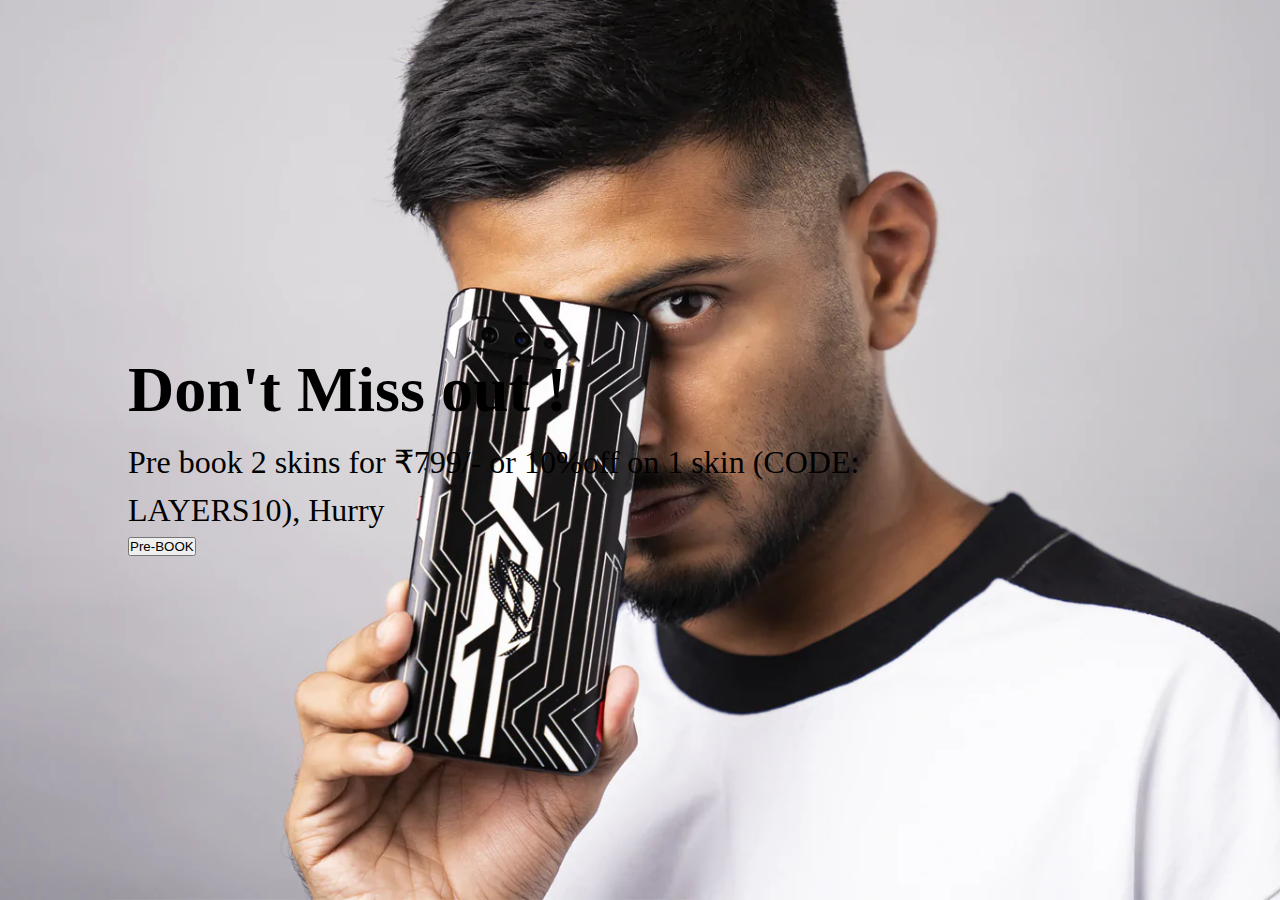
<file: test.html>
<!DOCTYPE html>
<html lang="en">

<head>
    <meta charset="UTF-8">
    <meta http-equiv="X-UA-Compatible" content="IE=edge">
    <meta name="viewport" content="width=device-width, initial-scale=1.0">
    <title>test </title>
    <link rel="stylesheet" href="test.css">
</head>

<body>

   <div class="main">
    <div class="text slide-3">
        <h1>Don't Miss out !</h1>
        <p class="">Pre book 2 skins for ₹799/- or 10%off on 1 skin (CODE: <br> LAYERS10), Hurry </p>
        <button class="btn-primary">Pre-BOOK</button>
    </div>
   </div>
</body>

</html>
</file>
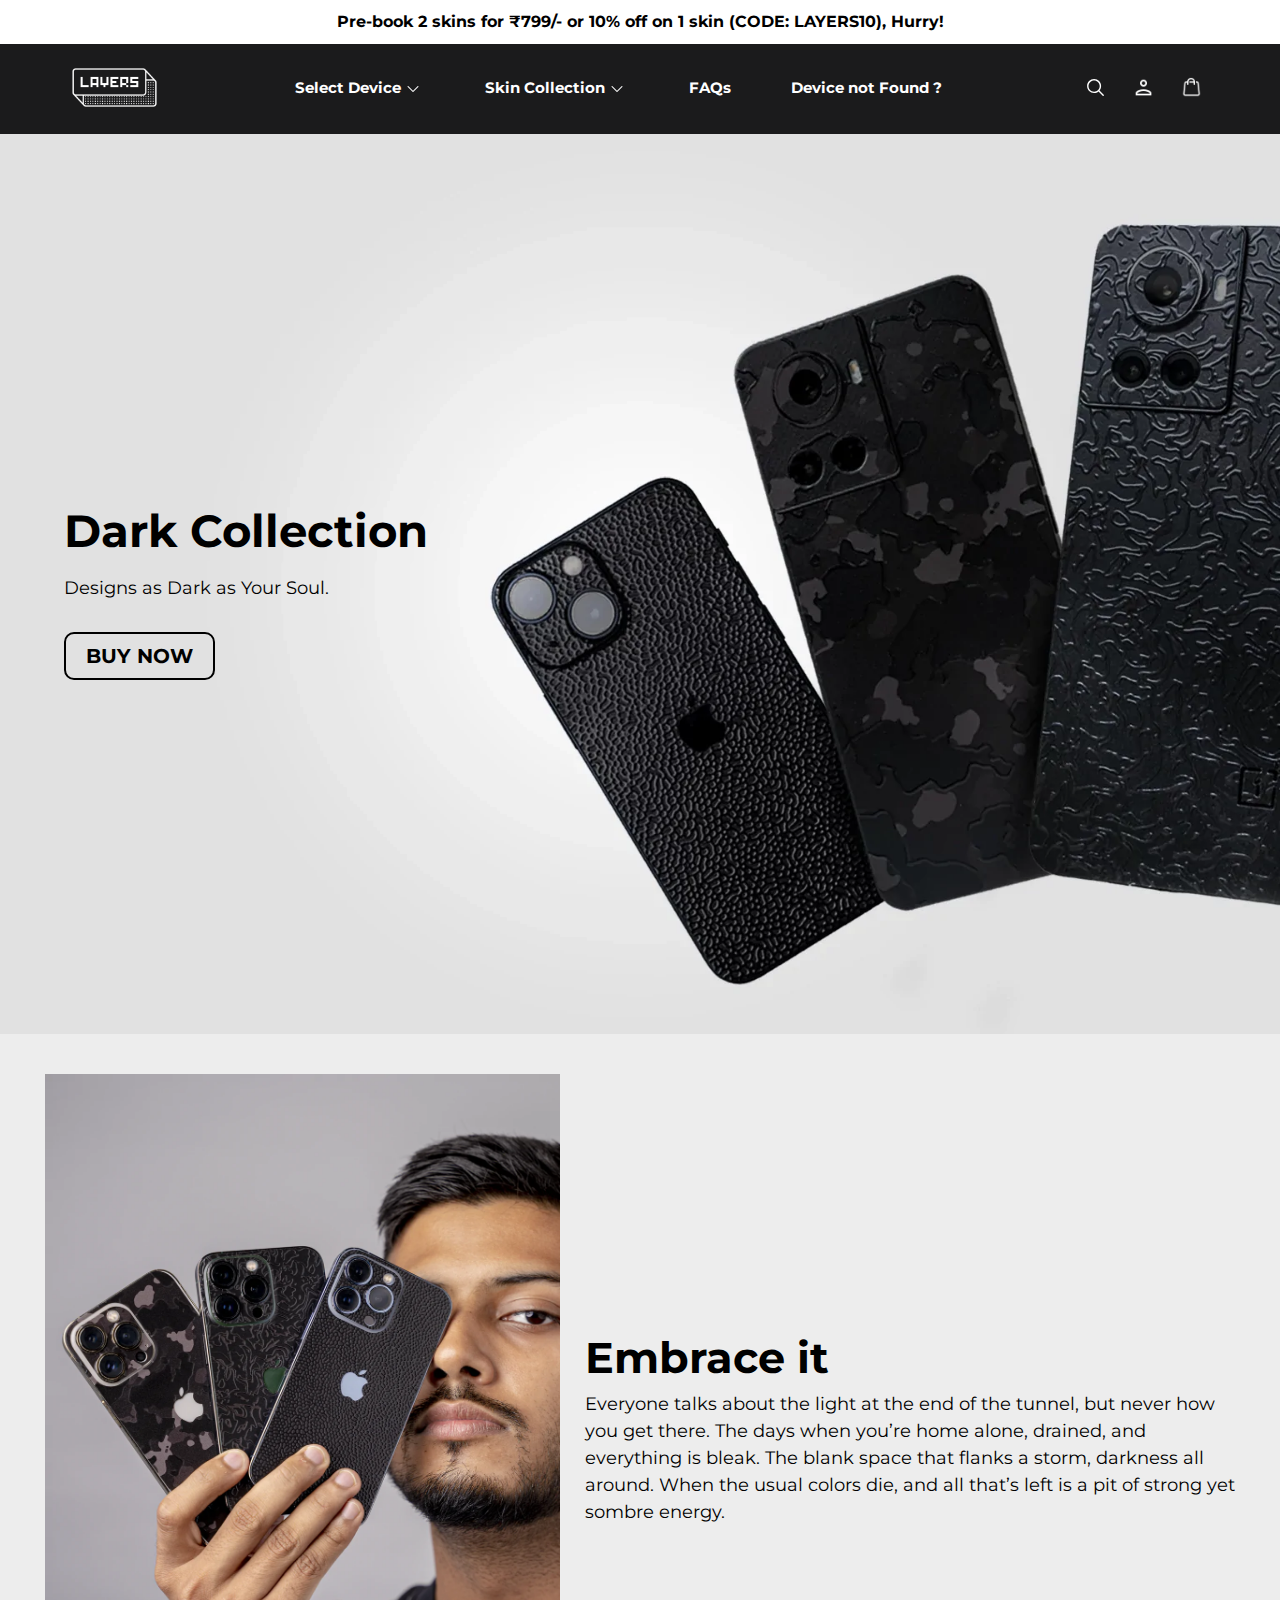
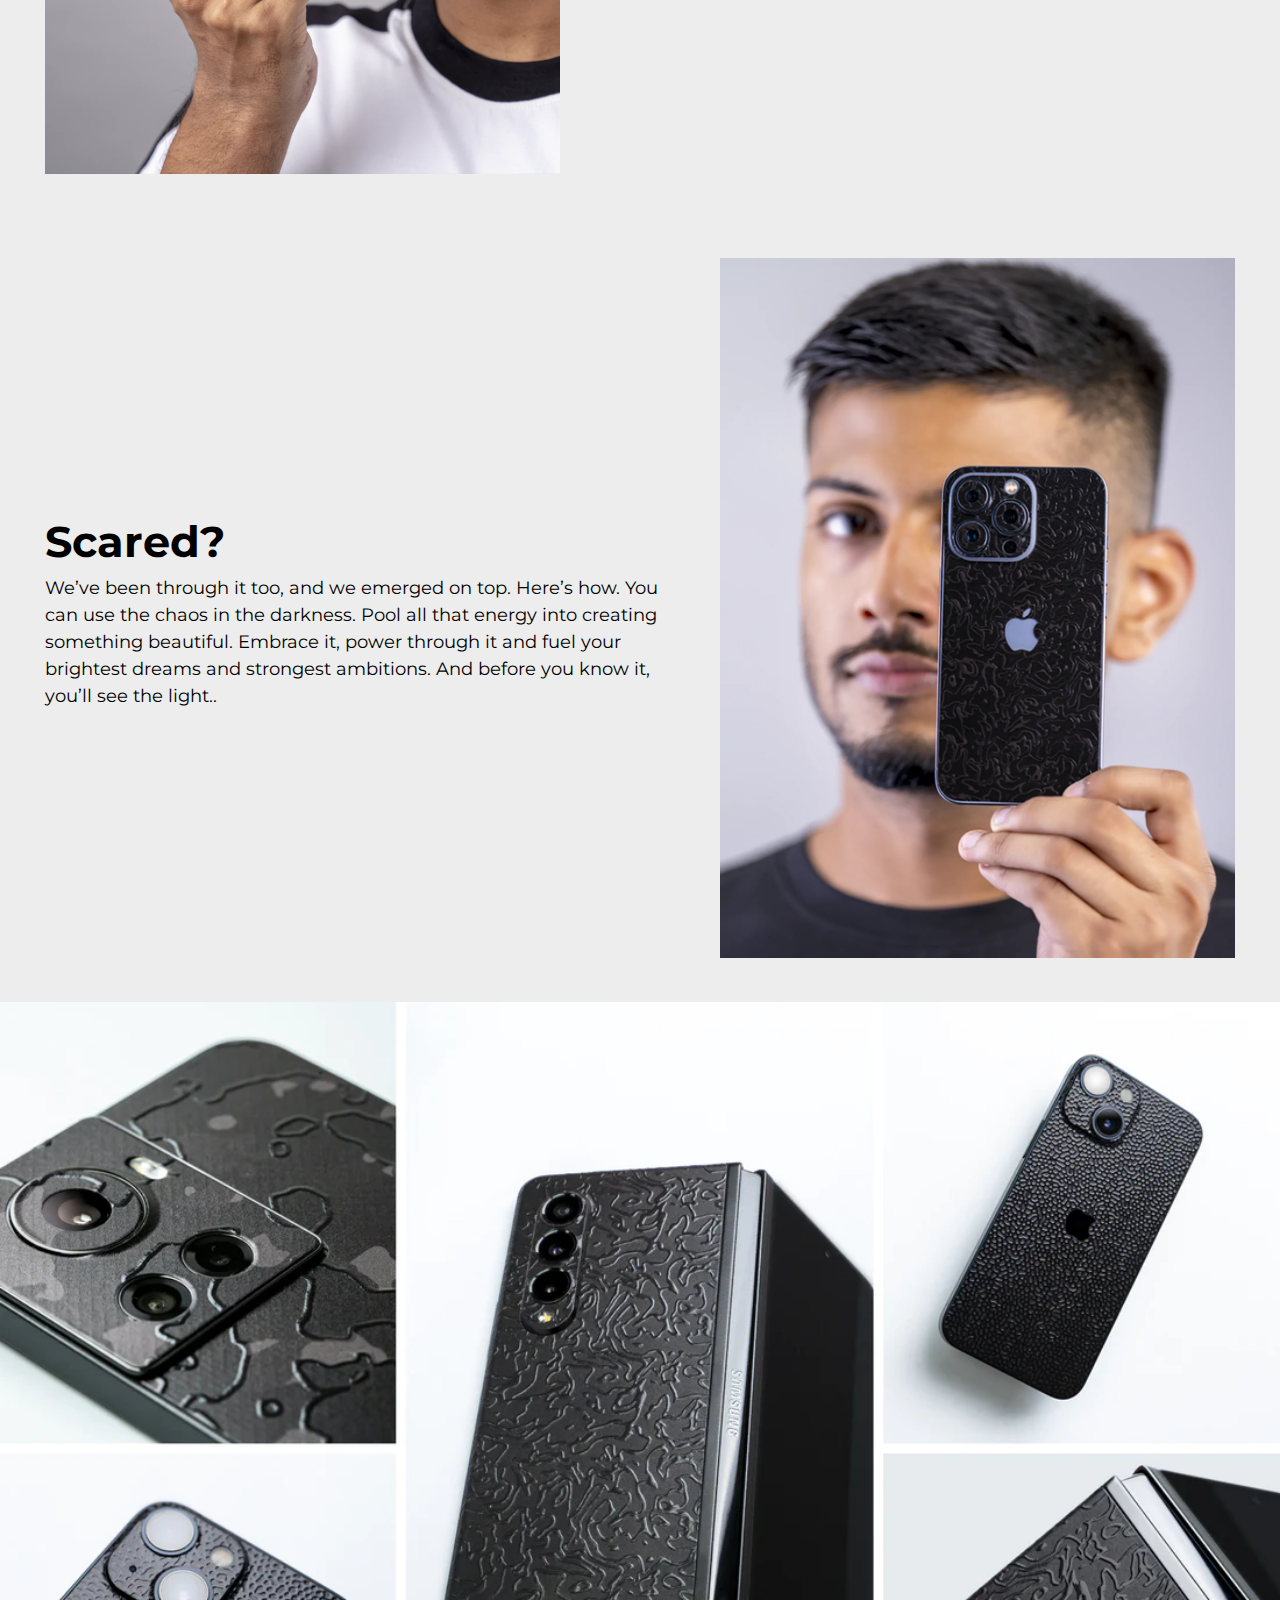
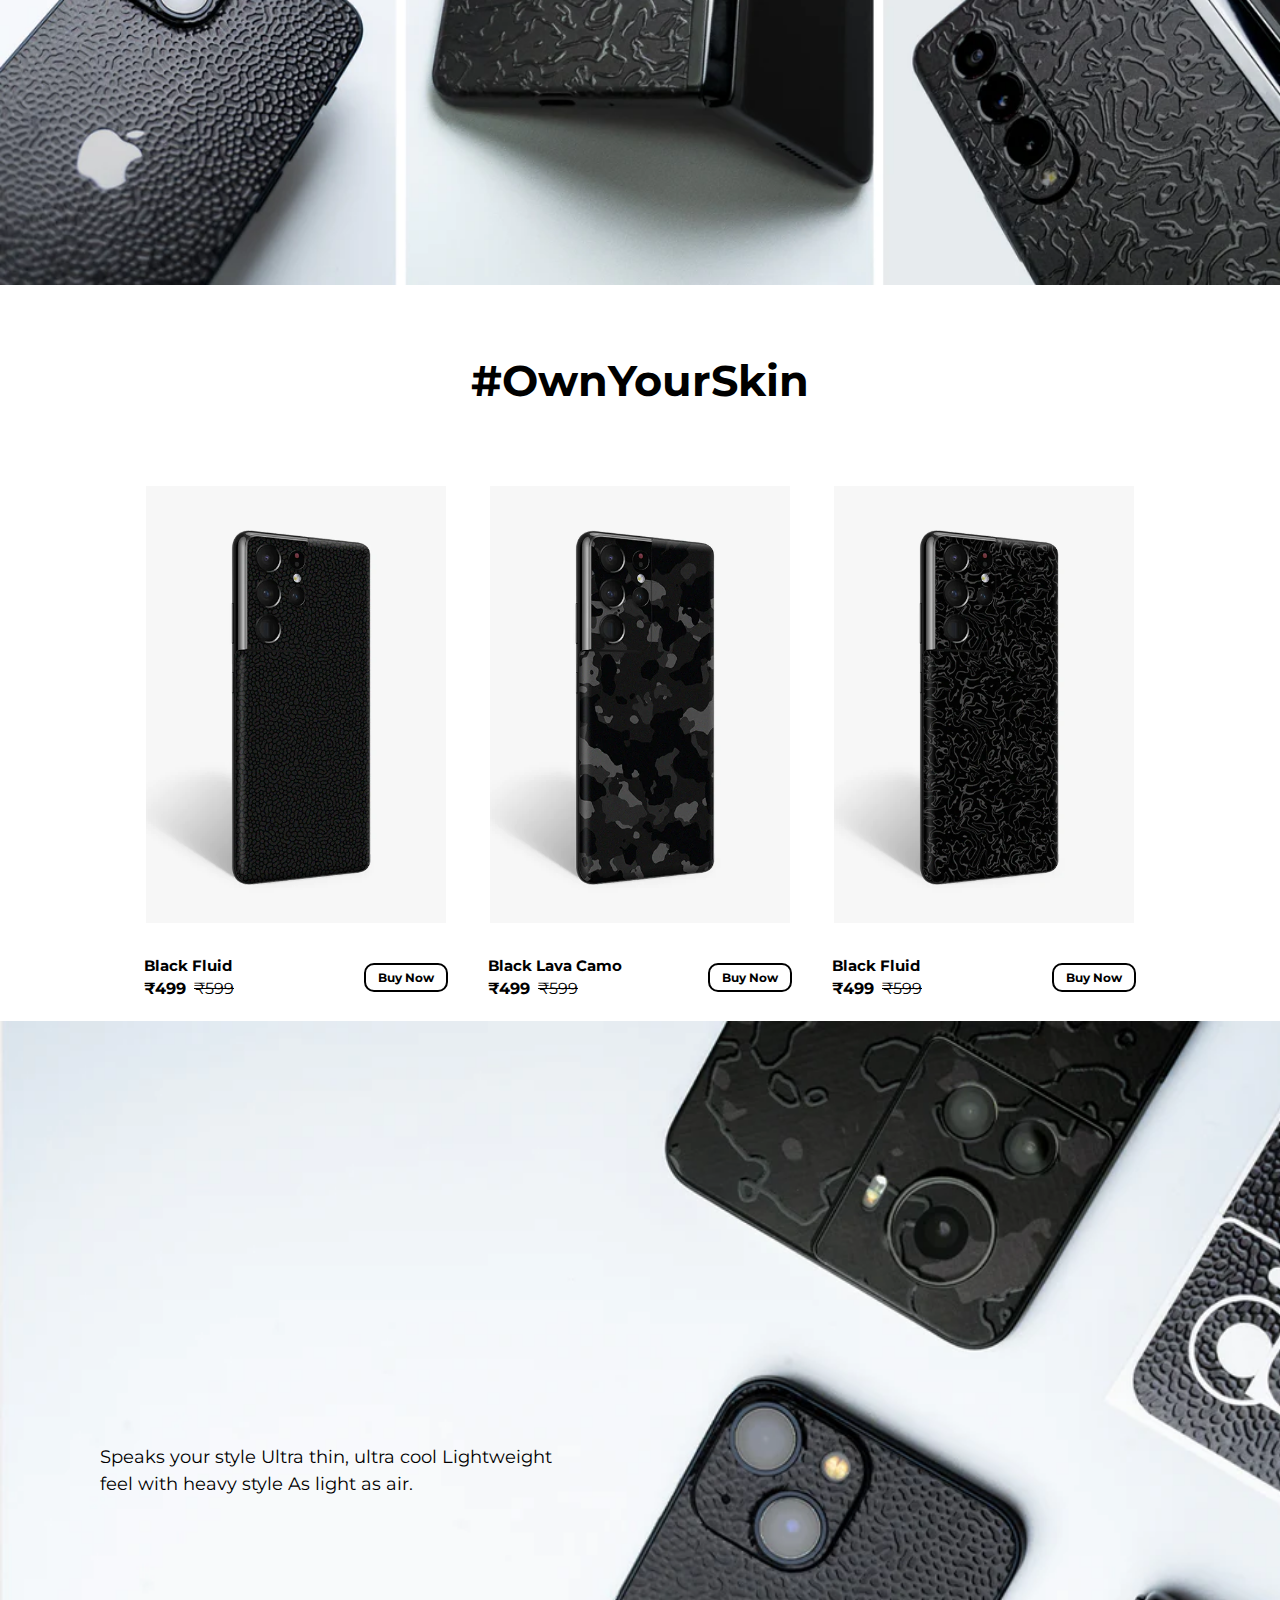
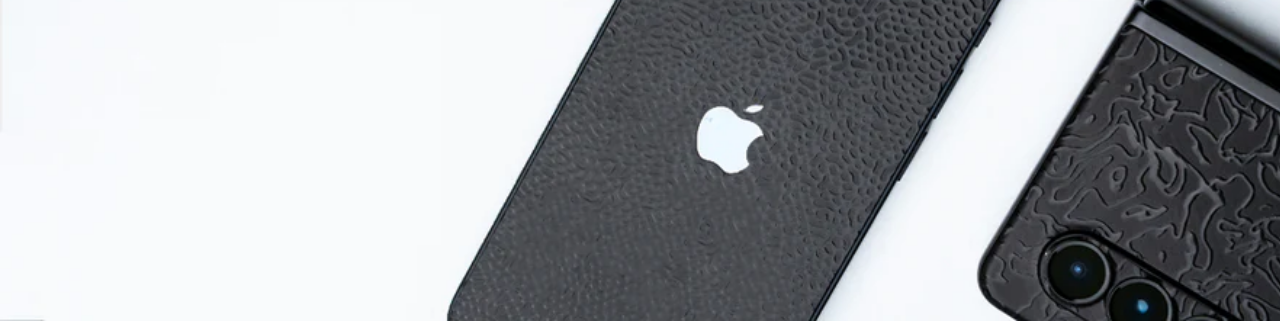
<file: collections/dark.html>
<!DOCTYPE html>
<html lang="en">

<head>
    <meta charset="UTF-8">
    <meta http-equiv="X-UA-Compatible" content="IE=edge">
    <meta name="viewport" content="width=device-width, initial-scale=1.0">
    <title>Layers Shop</title>
    <!-- css -->
    <link rel="stylesheet" href="/index.css">
    <!-- fonts  -->
    <link rel="preconnect" href="https://fonts.googleapis.com">
    <link rel="preconnect" href="https://fonts.gstatic.com" crossorigin>
    <link href="https://fonts.googleapis.com/css2?family=Montserrat:wght@700&display=swap" rel="stylesheet">

    <link rel="preconnect" href="https://fonts.googleapis.com">
    <link rel="preconnect" href="https://fonts.gstatic.com" crossorigin>
    <link href="https://fonts.googleapis.com/css2?family=Open+Sans:wght@500&display=swap" rel="stylesheet">
    <link rel="preconnect" href="https://fonts.googleapis.com">
    <link rel="preconnect" href="https://fonts.gstatic.com" crossorigin>
    <link href="https://fonts.googleapis.com/css2?family=Montserrat:ital,wght@0,400;1,300&display=swap"
        rel="stylesheet">
    <!-- font-family: 'Open Sans', sans-serif; -->

    <!-- font awesome icons -->
    <link rel="stylesheet" href="https://cdnjs.cloudflare.com/ajax/libs/font-awesome/6.2.0/css/all.min.css"
        integrity="sha512-xh6O/CkQoPOWDdYTDqeRdPCVd1SpvCA9XXcUnZS2FmJNp1coAFzvtCN9BmamE+4aHK8yyUHUSCcJHgXloTyT2A=="
        crossorigin="anonymous" referrerpolicy="no-referrer" />

    <!-- swiper js  -->
    <link rel="stylesheet" href="https://cdn.jsdelivr.net/npm/swiper@8/swiper-bundle.min.css" />
</head>

<body>

    <main>
        <section class="hero">
            <div class="topmost-text">
                <p class="top-line">Pre-book 2 skins for ₹799/- or 10% off on 1 skin (CODE: LAYERS10), Hurry!</p>
            </div>
            <nav>
                <!-- hamburger menu -->

                <a href="/index.html"> <img src="/images/Logo_White.webp" alt="" class="img"></a>

                <div class="dropdown">
                    <div class="dropdown-heading">Select Device <img src="/images/icons8-chevron-24 (1).png" alt="">
                    </div>
                    <div class="dropdown-heading">Skin Collection <img src="/images/icons8-chevron-24 (1).png" alt="">
                    </div>
                    <div class="dropdown-heading">FAQs </div>
                    <div class="dropdown-heading">Device not Found ?</div>
                </div>

                <div class="icons">
                    <a href="#"><img src="/images/icons8-search.svg" alt=""></a>
                    <a href="#"><img src="/images/icons8-user-24.png" alt=""></a>
                    <a href="#"><img src="/images/icons8-shopping-bag-48.png" alt=""></a>
                </div>
            </nav>
        </section>
    </main>

<!-- =============== dark collection starts ============ -->
    <section class="dark-collection-banner ">
        <div class="text-area">
            <p class="para1">Dark Collection</p>
            <p class="para2">Designs as Dark as Your Soul. </p>
            <a href="#" class="dark-collection-btn">BUY NOW</a>
        </div>
    </section>

    <section class="dark-collection-desc">
        <div class="flex">
            <div class="left">
                <img src="/images/darkCollection/image1.webp" alt="">
            </div>
            <div class="right">
                <h4>Embrace it</h4>
                <p>Everyone talks about the light at the end of the tunnel, but never how you get there. The days when
                    you’re home alone, drained, and everything is bleak. The blank space that flanks a storm, darkness
                    all around. When the usual colors die, and all that’s left is a pit of strong yet sombre energy.</p>
            </div>
        </div>
        <div class="flex">
            <div class="right mobile-order">
                <h4>Scared?</h4>
                <p>We’ve been through it too, and we emerged on top. Here’s how. You can use the chaos in the darkness.
                    Pool all that energy into creating something beautiful. Embrace it, power through it and fuel your
                    brightest dreams and strongest ambitions. And before you know it, you’ll see the light..</p>
            </div>
            <div class="left">
                <img src="/images/darkCollection/image2.webp" alt="">
            </div>
        </div>
    </section>

    <section class="dark-collection-grid">
        <img src="/images/darkCollection/grid1.webp" alt="">
    </section>



    <section class="own-your-skin">
        <h4>#OwnYourSkin </h4>

        <div class="own-your-skin-grid">
            <div class="your-own-skin-items">
                <img src="/images/darkCollection/item1.webp" alt="">
                <div class="card-foot">
                    <div>
                        <h3>Black Fluid</h3>
                        <span>₹499</span> <span class="span2">₹599</span>
                    </div>
                    <div><a href="#" class="own-your-skin-button"> Buy Now</a></div>
                </div>
            </div>

            <div class="your-own-skin-items">
                <img src="/images/darkCollection/item2.webp" alt="">
                <div class="card-foot">
                    <div>
                        <h3>Black Lava Camo</h3>
                        <span>₹499</span> <span class="span2">₹599</span>
                    </div>
                    <div><a href="#" class="own-your-skin-button"> Buy Now</a></div>
                </div>
            </div>

            <div class="your-own-skin-items">
                <img src="/images/darkCollection/item3.webp" alt="">
                <div class="card-foot">
                    <div>
                        <h3>Black Fluid</h3>
                        <span>₹499</span> <span class="span2">₹599</span>
                    </div>
                    <div><a href="#" class="own-your-skin-button"> Buy Now</a></div>
                </div>
            </div>
        </div>
    </section>

    <section class="footer-own-your-skin footer">
        <p>Speaks your style Ultra thin, ultra cool Lightweight <br> feel with heavy style As light as air.</p>
    </section>


</body>

</html>
</file>
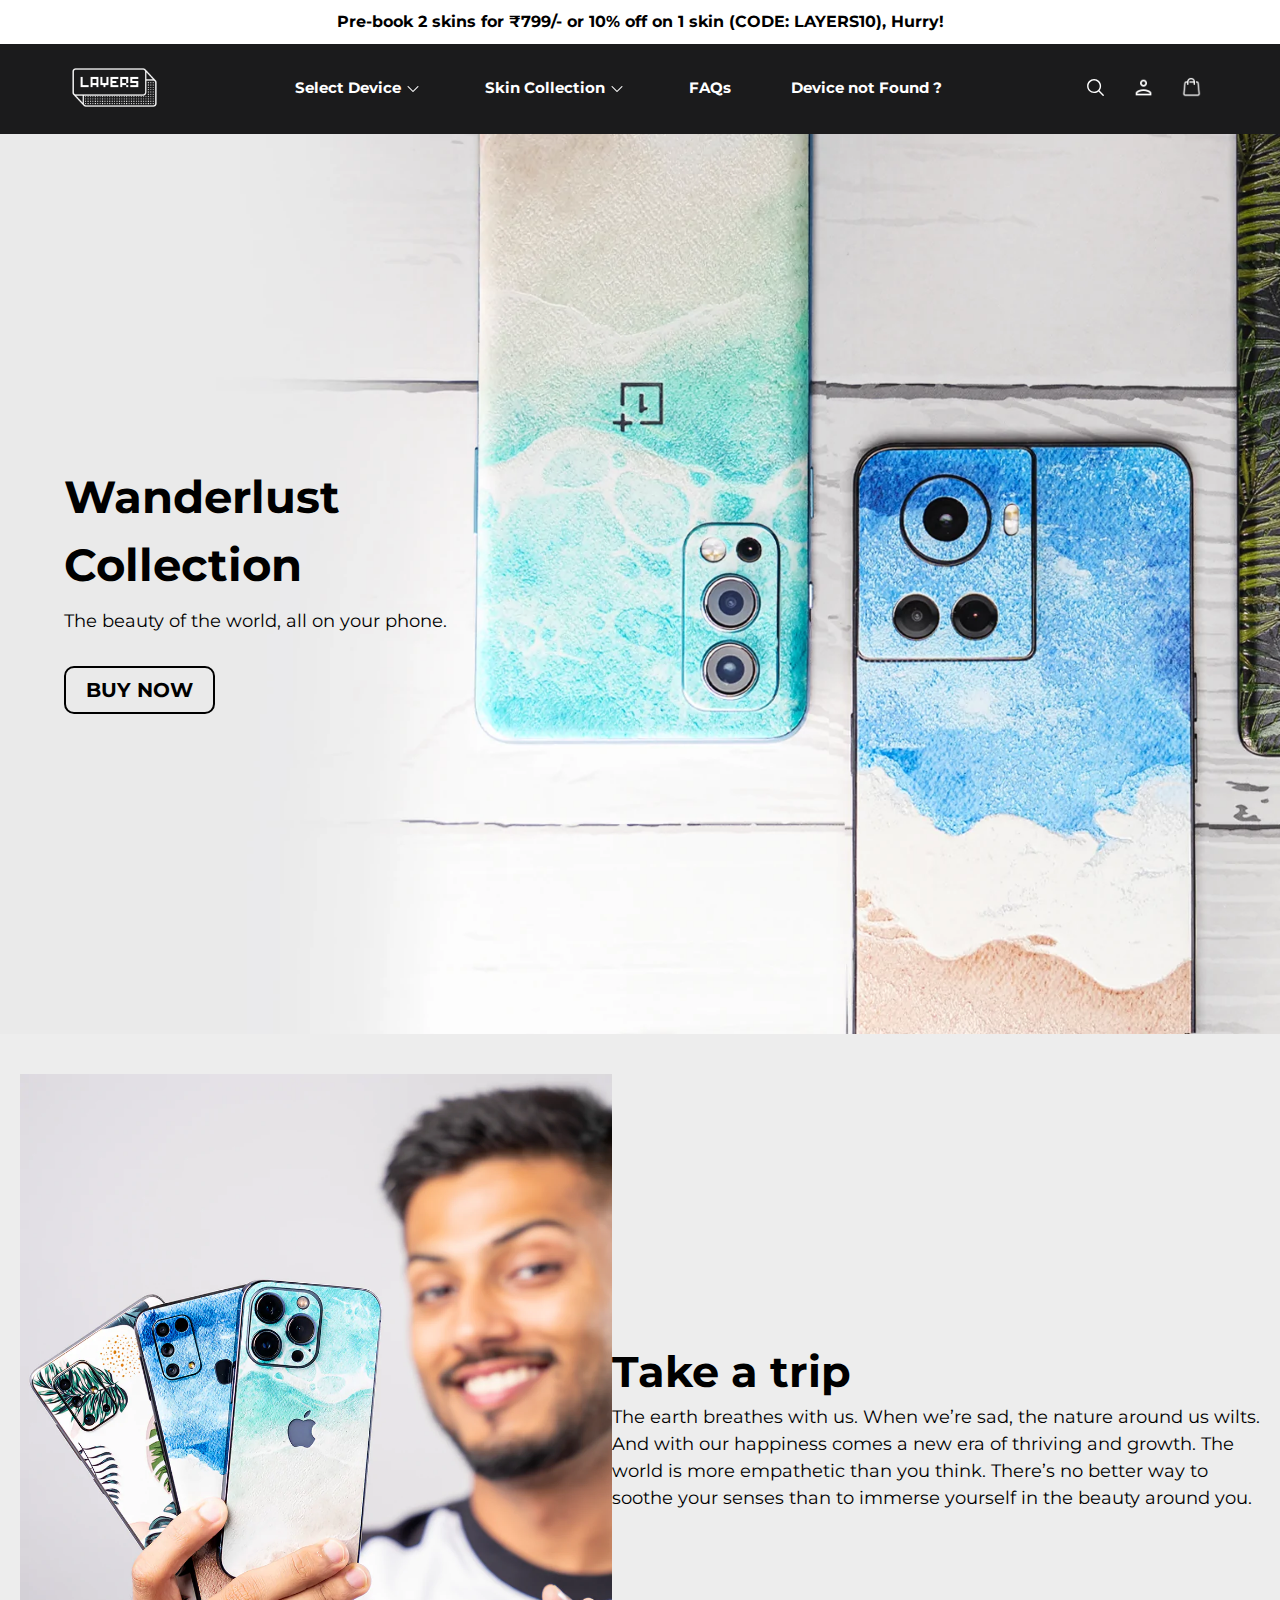
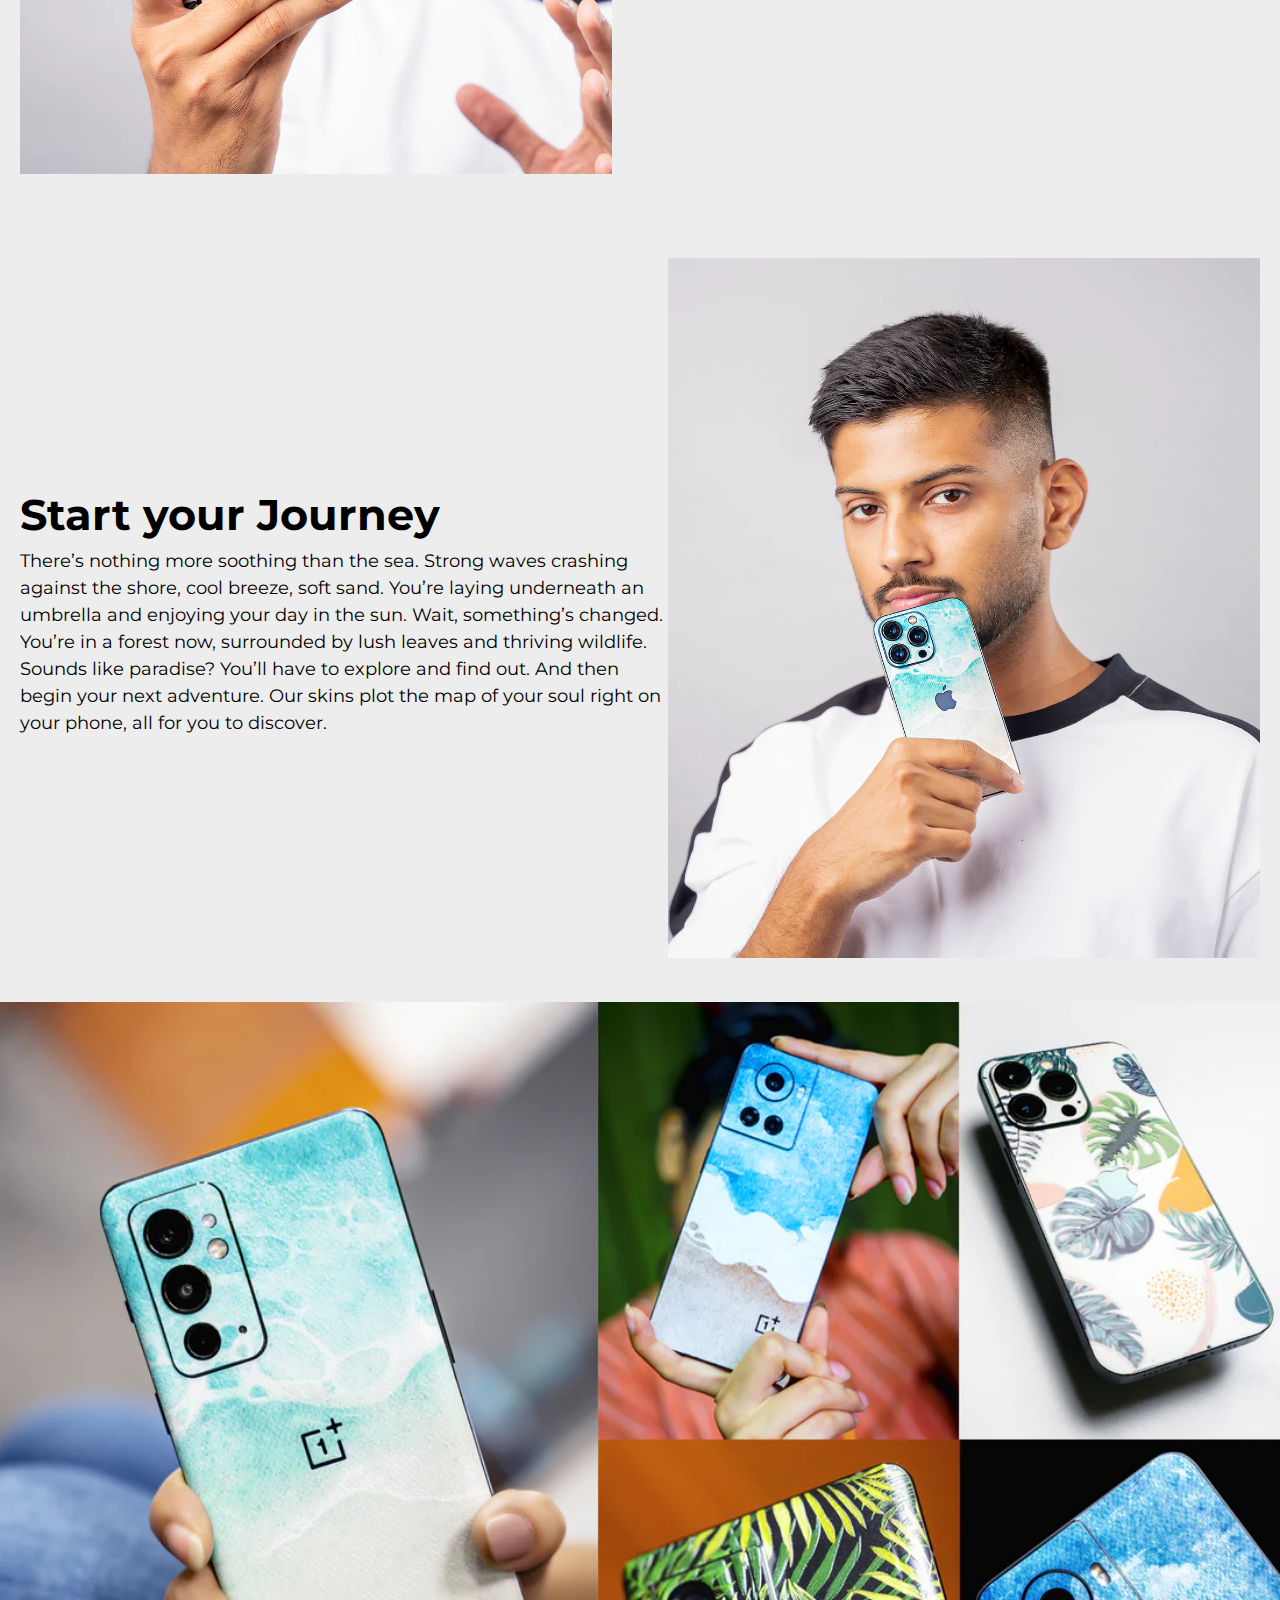
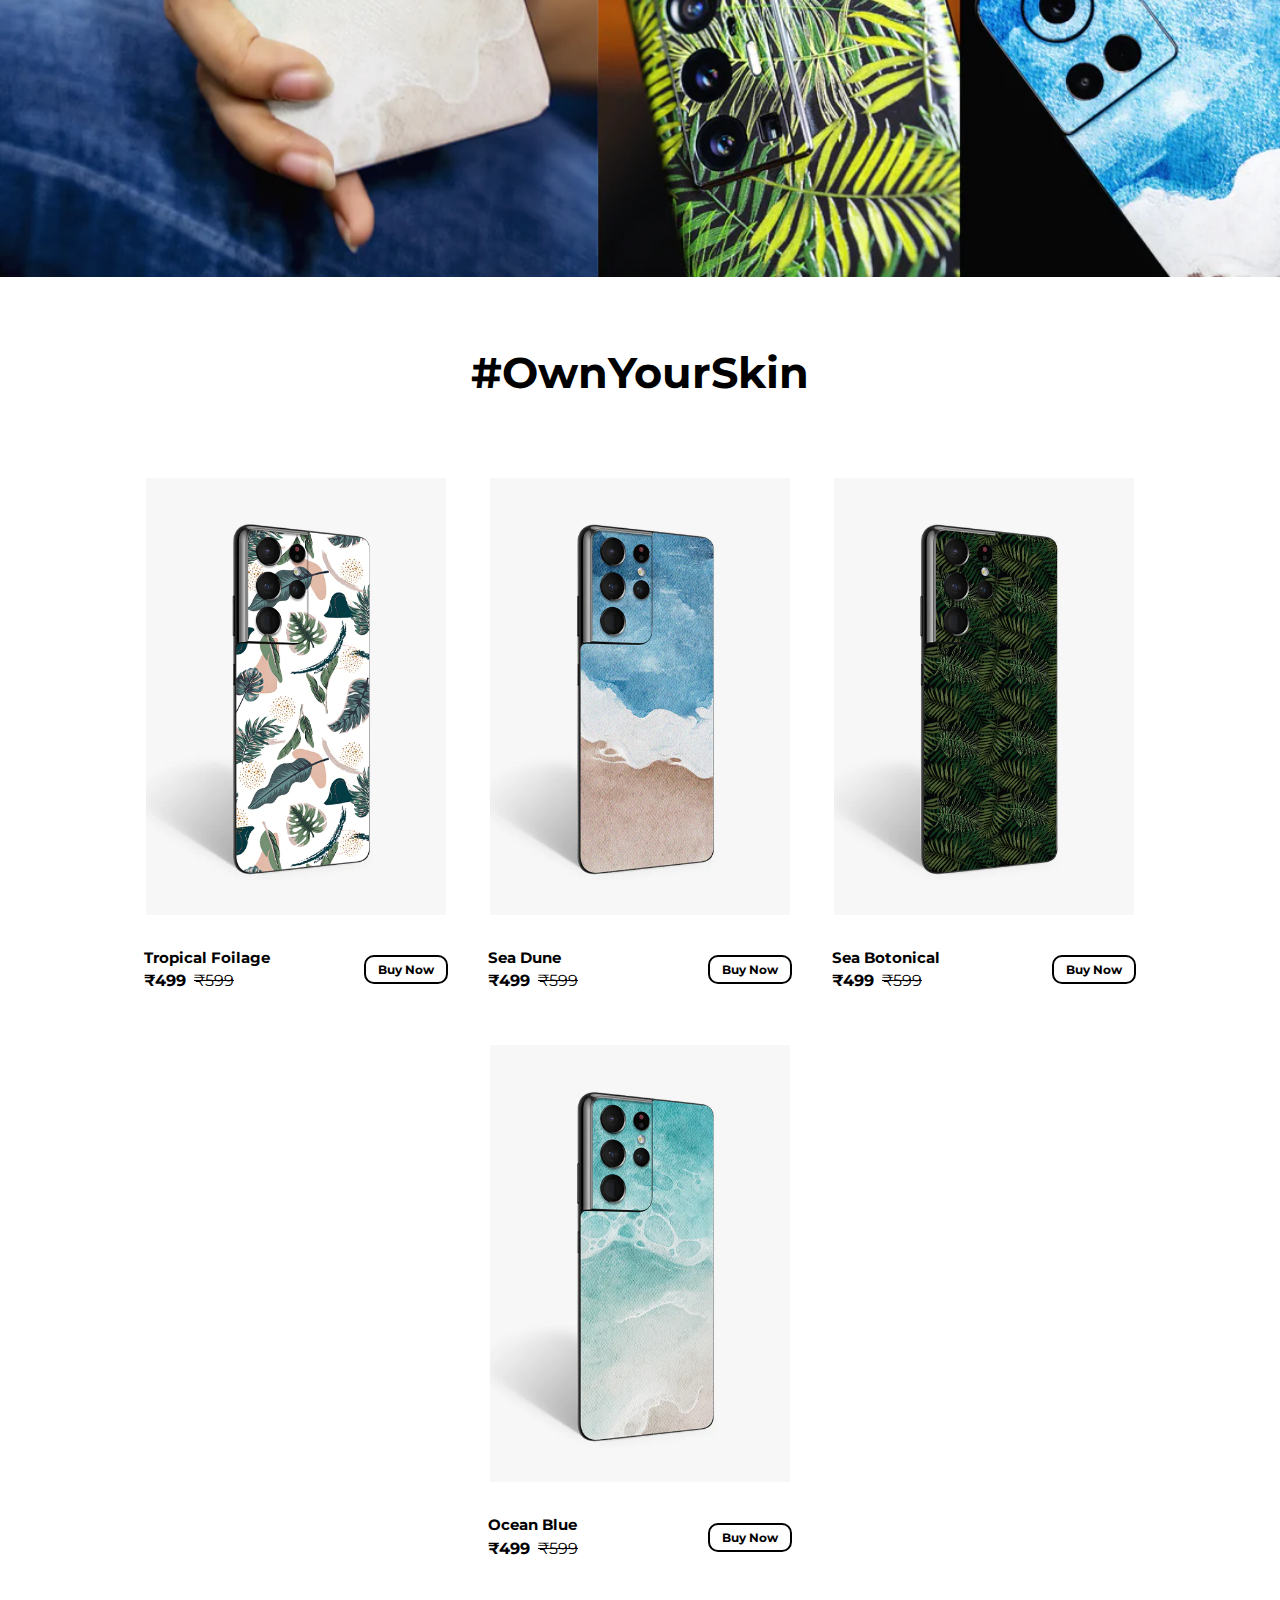
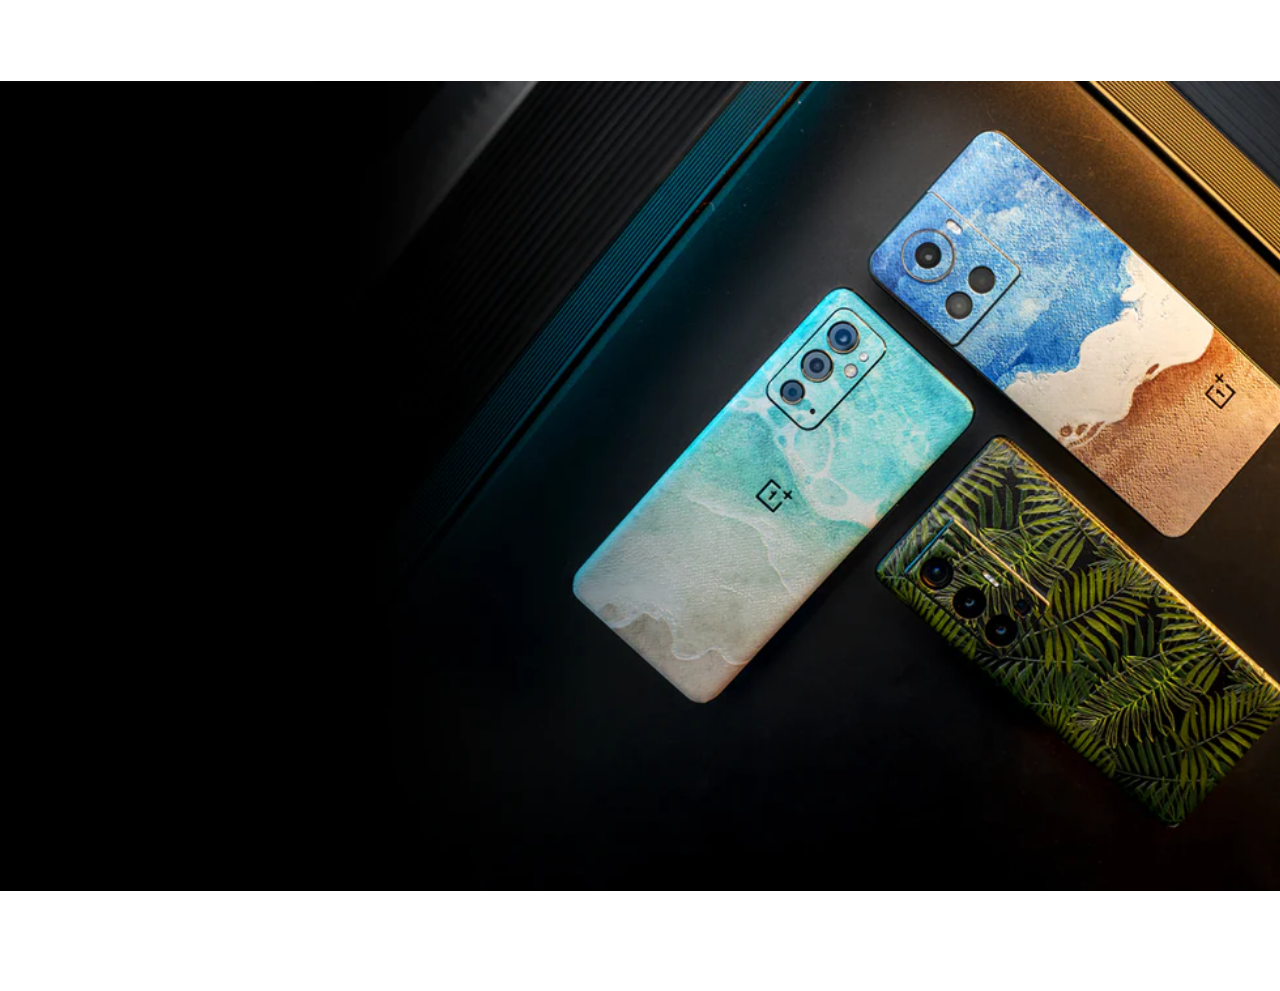
<file: collections/wanderlust.html>
<!DOCTYPE html>
<html lang="en">

<head>
    <meta charset="UTF-8">
    <meta http-equiv="X-UA-Compatible" content="IE=edge">
    <meta name="viewport" content="width=device-width, initial-scale=1.0">
    <title>Wanderlust collection</title>
    <!-- css -->
    <link rel="stylesheet" href="/index.css">
    <!-- fonts  -->
    <link rel="preconnect" href="https://fonts.googleapis.com">
    <link rel="preconnect" href="https://fonts.gstatic.com" crossorigin>
    <link href="https://fonts.googleapis.com/css2?family=Montserrat:wght@700&display=swap" rel="stylesheet">

    <link rel="preconnect" href="https://fonts.googleapis.com">
    <link rel="preconnect" href="https://fonts.gstatic.com" crossorigin>
    <link href="https://fonts.googleapis.com/css2?family=Open+Sans:wght@500&display=swap" rel="stylesheet">
    <link rel="preconnect" href="https://fonts.googleapis.com">
    <link rel="preconnect" href="https://fonts.gstatic.com" crossorigin>
    <link href="https://fonts.googleapis.com/css2?family=Montserrat:ital,wght@0,400;1,300&display=swap"
        rel="stylesheet">
    <!-- font-family: 'Open Sans', sans-serif; -->

    <!-- font awesome icons -->
    <link rel="stylesheet" href="https://cdnjs.cloudflare.com/ajax/libs/font-awesome/6.2.0/css/all.min.css"
        integrity="sha512-xh6O/CkQoPOWDdYTDqeRdPCVd1SpvCA9XXcUnZS2FmJNp1coAFzvtCN9BmamE+4aHK8yyUHUSCcJHgXloTyT2A=="
        crossorigin="anonymous" referrerpolicy="no-referrer" />
</head>

<body>


    <div class="topmost-text">
        <p class="top-line">Pre-book 2 skins for ₹799/- or 10% off on 1 skin (CODE: LAYERS10), Hurry!</p>
    </div>
    <nav>
        <!-- hamburger menu -->

        <a href="/index.html"> <img src="/images/Logo_White.webp" alt="" class="img"></a>

        <div class="dropdown">
            <div class="dropdown-heading">Select Device <img src="/images/icons8-chevron-24 (1).png" alt="">
            </div>
            <div class="dropdown-heading">Skin Collection <img src="/images/icons8-chevron-24 (1).png" alt="">
            </div>
            <div class="dropdown-heading">FAQs </div>
            <div class="dropdown-heading">Device not Found ?</div>
        </div>

        <div class="icons">
            <a href="#"><img src="/images/icons8-search.svg" alt=""></a>
            <a href="#"><img src="/images/icons8-user-24.png" alt=""></a>
            <a href="#"><img src="/images/icons8-shopping-bag-48.png" alt=""></a>
        </div>
    </nav>

    <main class="wanderlust-main">
        <div class="text-area">
            <p class="para1">Wanderlust <br> Collection</p>
            <p class="para2">The beauty of the world, all on your phone.</p>
            <a href="#">BUY NOW</a>
        </div>
    </main>

    <section class="dark-collection-desc">
        <div class="flex">
            <div class="left">
                <img src="/images/wandurlust/image1.webp" alt="">
            </div>
            <div class="right">
                <h4>Take a trip</h4>
                <p>The earth breathes with us. When we’re sad, the nature around us wilts. And with our happiness comes
                    a new era of thriving and growth. The world is more empathetic than you think. There’s no better way
                    to soothe your senses than to immerse yourself in the beauty around you.</p>
            </div>
        </div>
        <div class="flex">
            <div class="right mobile-order">
                <h4>Start your Journey</h4>
                <p>There’s nothing more soothing than the sea. Strong waves crashing against the shore, cool breeze,
                    soft sand. You’re laying underneath an umbrella and enjoying your day in the sun. Wait, something’s
                    changed. You’re in a forest now, surrounded by lush leaves and thriving wildlife. Sounds like
                    paradise? You’ll have to explore and find out. And then begin your next adventure. Our skins plot
                    the map of your soul right on your phone, all for you to discover.</p>
            </div>
            <div class="left">
                <img src="/images/wandurlust/image2.webp" alt="">
            </div>
        </div>
    </section>

    <section class="dark-collection-grid wanderlust-banner-section">
        <img src="/images/wandurlust/wanderlust-grid.webp" alt="">
    </section>

    <!-- =========== own your skin ============ -->
    <section class="own-your-skin">
        <h4>#OwnYourSkin </h4>

        <div class="own-your-skin-grid">
            <div class="your-own-skin-items">
                <img src="/images/wandurlust/item1.webp" alt="">
                <div class="card-foot">
                    <div>
                        <h3>Tropical Foilage</h3>
                        <span>₹499</span> <span class="span2">₹599</span>
                    </div>
                    <div><a href="#" class="own-your-skin-button"> Buy Now</a></div>
                </div>
            </div>

            <div class="your-own-skin-items">
                <img src="/images/wandurlust/item2.webp" alt="">
                <div class="card-foot">
                    <div>
                        <h3>Sea Dune</h3>
                        <span>₹499</span> <span class="span2">₹599</span>
                    </div>
                    <div><a href="#" class="own-your-skin-button"> Buy Now</a></div>
                </div>
            </div>

            <div class="your-own-skin-items">
                <img src="/images/wandurlust/item3.webp" alt="">
                <div class="card-foot">
                    <div>
                        <h3>Sea Botonical</h3>
                        <span>₹499</span> <span class="span2">₹599</span>
                    </div>
                    <div><a href="#" class="own-your-skin-button"> Buy Now</a></div>
                </div>
            </div>

            <div class="your-own-skin-items">
                <img src="/images/wandurlust/item4.webp" alt="">
                <div class="card-foot">
                    <div>
                        <h3>Ocean Blue</h3>
                        <span>₹499</span> <span class="span2">₹599</span>
                    </div>
                    <div><a href="#" class="own-your-skin-button"> Buy Now</a></div>
                </div>
            </div>
        </div>
    </section>

    <section class="wanderlust-footer-banner footer">
        
    </section>






</body>

</html>
</file>
<file: test.css>
* {
    padding: 0;
    margin: 0;
    box-sizing: border-box;
}

.main {
    background-image: url(/images/hirooo04.webp);
    height: 100vh;
    width: 100%;
    background-color: blue;
    background-position: top 25% right 0%;
    background-size: cover;
    display: flex;
    padding: 0 8rem;
    flex-direction: column;
    align-items: flex-start;
    justify-content: center;
    /* gap: 10px; */

}

h1 {
    font-size: 4rem;
}

p {
    font-size: 2rem;
}

.slide-3 {
    line-height: 1.5;
}

button {
    width: fit-content;
}

@media screen and (max-width:500px) {
    h1{
        font-size: 2rem;
    }
    p{
        font-size: 1rem;
    }
   .main{
    height: 50vh;
    background-position: top 25% right 20%;
    /* text-align: center; */
    position: relative;
    /* aspect-ratio: 1 1; */
    
   }


   .slide-3{
    position: absolute;
    top: 100% ;
    right: 10%;
    margin: 0 1rem;
    text-align: center;

    
   }
}
</file>
<file: index.css>
*,
*::after,
*::before {
    padding: 0;
    margin: 0;
    box-sizing: border-box;
}


body {
    font-family: 'Montserrat', sans-serif;
    position: relative;
}

a {
    list-style-type: none;
    text-decoration: none;
}

html {
    font-size: 62.5%;
    line-height: 1.5;
    scroll-behavior: smooth;
    /* overflow: hidden; */
}

/*  grid styling for new-arrivals, wanderlust collections */

.gallery-images img {
    width: 25rem;
    cursor: pointer;
}

.gallery-images {
    width: 90%;
    margin: 2rem auto 1rem auto;
    display: grid;
    grid-template-columns: repeat(auto-fit, minmax(25rem, 1fr));
    gap: 0.5rem;
    justify-items: center;

}



/* ========= top section =========== */
.top-line {
    font-size: 1.6rem;
    font-weight: 700;
    text-align: center;
    margin: 1rem;
}

/*========= navbar =========  */
nav {
    background-color: rgb(27, 27, 28);
    height: 10vh;
    width: 100%;
    /* overflow: scroll; */
    display: flex;
    justify-content: space-around;
    align-items: center;

}

nav .img {
    height: 6.5rem;
    cursor: pointer;

}

.dropdown {
    display: flex;
    gap: 6rem;
}

.dropdown-heading {
    color: white;
    font-size: 1.5rem;
    font-weight: 700;
    display: flex;
    cursor: pointer;

}

.dropdown-heading:hover {
    color: #c5c6d0;
    transition: all ease-in 5ms;
}

.icons a img {
    height: 2.1rem;
    margin: 1.7rem 1.2rem;
    cursor: pointer;
}

/* ========= swiper styling ============ */

.swiper {
    width: 100%;
    height: 100vh;
    background-color: #cfc9d0;
}

.slide-1 {
    background-image: url(/images/hirooo04.webp);

}

.slide-2 {
    background-image: url(/images/hero-2.webp);

}

.slide-2 h1,
p {
    color: #000000 !important;
}

.slide-3 {
    background-image: url(/images/hero-3.webp);
}

.swiper-slide {
    background-size: cover;
    display: flex;
    align-items: center;
    padding: 7rem;
}

.text {
    display: flex;
    flex-direction: column;
    align-items: flex-start;

}

.text h1 {
    font-size: 6.75rem;
    color: #fff;
    word-wrap: break-word;

}

.text p {
    font-size: 2rem;
    font-weight: 400;
    margin-top: 0rem;
    color: #fff;

}

.btn-primary {
    color: white;
    border: .1rem solid black;
    margin-top: 2rem;
    font-size: 2rem;
    width: fit-content;
    padding: 1rem 3rem;
    box-shadow: #fff 0 3px 20px;
    background-color: #000000 !important;
    border-radius: .5rem;
    text-align: center;
    font-weight: 700;
    cursor: pointer;
}

.btn-primary:hover {
    color: #cfc9d0;
    transition: 3ms ease;
}

.swiper-pagination-bullet {
    padding: 0.1px;
}

.swiper-pagination-bullet-active {
    background-color: black !important;
    padding-inline: 10px;
}





/* ====== image gallery desgin ======= */

.gallery-section {
    width: 90%;
    min-height: 90vh;
    margin: 2rem auto;
    overflow: hidden;

}

h2 {
    color: #000000;
    font-size: 2.8rem;

}

h3 {
    font-size: 1.5rem;
    font-weight: 400;


}

span {
    font-size: 1.6rem;
    font-weight: 700;
}

.span2 {
    font-size: 1.6rem;
    font-weight: 400;
    margin-left: .5rem;
    text-decoration: line-through;

}





/* =========== dark collection ============= */
.dark-collections {
    width: 100%;
    margin: 0 auto;
    min-height: 90vh;

}

.mobile-img {
    display: none;
}

.cta a img {
    width: 100vw;
    height: 100vh;
    object-fit: cover;

}

/*  ======  dark collection page styling */

.dark-collection-banner {
    height: 100vh;
    width: 100%;
    background-image: url(./images/darkCollection/temp-collection.webp);
    background-size: cover;
    background-position: center center;
    display: flex;
    flex-direction: column;
    justify-content: center;


}

.text-area {
    width: 90%;
    margin: 0 auto;
}

.text-area .para1 {
    font-size: 4.5rem;
    font-weight: 700;

}

.text-area .para2 {
    font-size: 1.75rem;
    margin-top: 1rem;
    margin-bottom: 4rem;
}

.text-area a {
    text-decoration: none;
    color: #000000;
    font-size: 2rem;
    border: 2px solid black;
    padding: 1rem 2rem;
    border-radius: 1rem;
    font-weight: 700;

}

.dark-collection-desc {
    background-color: #ededed;
}

h4 {
    font-size: 4.3rem;
}

.dark-collection-desc p {
    font-size: 1.8rem;
    max-width: 650px;

}

.flex {
    display: flex;
    align-items: center;
    justify-content: space-evenly;
    padding: 4rem 2rem ;
    
}

.left img {
    height: 70rem;

}

.dark-collection-grid img {
    width: 100%;
}

/* ================= #your own skin ================== */

.own-your-skin-grid {
    display: flex;
    align-items: center;
    justify-content: center;
    flex-wrap: wrap;
    gap: 2rem;

}

.your-own-skin-items {
    display: flex;
    flex-direction: column;
}
.own-your-skin h4 {
    text-align: center;
    padding: 6rem;
}

.own-your-skin-grid img {
    width: 30rem;
    margin: 1.2rem;
    cursor: pointer;
    /* margin: 1rem; */
}

.own-your-skin-button {
    text-decoration: none;
    color: #000000;
    font-size: 1.2rem;
    border: 2px solid black;
    padding: .5rem 1.2rem;
    border-radius: 1rem;
    font-family: 'Montserrat', sans-serif;
    font-weight: 700;
    height: 3rem;
    text-align: center;
    cursor: pointer;
}

.card-foot {
    display: flex;
    justify-content: space-between;
    align-items: center;
    padding: 2rem 1rem;

}

.card-foot h3,
span {
    
    font-weight: 700;
}

.own-your-skin-button:hover {
    color: #ededed;
    background: #000000;

}

.footer-own-your-skin {
    background-image: url(./images/darkCollection/footer.webp);
    height: 100vh;
    background-size: cover;
    display: flex;
    align-items: center;


}

.footer-own-your-skin p {
    font-size: 1.8rem;
    display: block;
    margin-left: 10rem;
}

/*===============  wanderlust banner =================  */

.wanderlust-banner {
    width: 100%;
    margin: 0 auto;
    min-height: 90vh;
}

/* ================= #wanderlust page ================== */

.wanderlust-main {
    background-image: url(./images/wandurlust/hero-wanderlust-page.webp);
    height: 100vh;
    width: 100%;
    /* background-image: url(./images/darkCollection/temp-collection.webp); */
    background-size: cover;
    display: flex;
    flex-direction: column;
    justify-content: center;

}

.wanderlust-footer-banner {
    background-image: url(./images/wandurlust/wanderlust-footer-banner.webp);
    width: 100%;
    margin: 10rem auto;
    min-height: 90vh;
    background-size: cover;
}




/*  --------------- responsiveness ----------------------- */

@media screen and (max-width: 1200px) {
    nav {
        height: 7vh;
    }
    nav .img {
        height: 5.5rem;
        cursor: pointer;
    
    }

    .swiper {
        height: 70vh;
    }

    .slide-1,
    .slide-2,
    .slide-3 {
        background-position: top 25% right 40%;

    }

    .swiper-slide h1 {
        font-size: 5.5rem;
    }

    .swiper-slide p {
        font-size: 1.75rem;
    }

    .btn-primary {
        color: white;
        border: .1rem solid black;
        margin-top: 1rem;
        font-size: 1.5rem;
        width: fit-content;
        padding: 0.8rem 2rem;
        box-shadow: #fff 0 3px 20px;
        background-color: #000000 !important;
        border-radius: .5rem;
        text-align: center;
        font-weight: 700;
        cursor: pointer;
    }

    .desktop-img {
        display: none;
    }

    .mobile-img {
        display: block;
    }


    /* ============dark collection page ============ */
    .dark-collection-desc {
        background-color: #ededed;
    }
    
    h4 {
        font-size: 3.5rem;
    }
    
    .dark-collection-desc p {
        font-size: 1.2rem;
        max-width: 100%;
    
    }
    
    .dark-collection-desc img {
        height: 50rem;
    }
    .flex .right{
        padding: 2rem;
    }

    /* =========== wanderlust banner ========== */
    .wanderlust-main{
        background-position:top 25% right 25%;
    }

    /* ============ footer banner ============ */
    .footer{
        background-position: top 35% right 0%;
    }
   
}

@media screen and (max-width: 780px) {
    nav {
        height: 10vh;
    }
    nav .img {
        height: 4.5rem;
        cursor: pointer;
    
    }
.dropdown{
    display: none;
}
    .swiper {
        height: 100vh;

    }

    .swiper-slide {
        align-items: center;
        position: absolute;
    }

    .btn-primary {
        color: white;
        border: .1rem solid black;
        margin-top: 0.8rem;
        font-size: 1.2rem;
        width: fit-content;
        padding: .5rem 1.5rem;
        box-shadow: #fff 0 3px 20px;
        background-color: #000000 !important;
        border-radius: .5rem;
        text-align: center;
        font-weight: 700;
        cursor: pointer;
    }

    .text {
        /* align-items: center; */
        position: relative;
        top: 40%;

    }

    .slide-1 {
        background-image: url(/images/mobile-hero-images/image1.webp);
        /* opacity: 80%; */
    }

    .slide-2 {
        background-image: url(/images/mobile-hero-images/image.webp);
    }

    .slide-3 {
        background-image: url(/images/mobile-hero-images/image2.webp);
    }

    .swiper-slide h1,
    p {
        color: #000000;
    }

    .slide-1,
    .slide-2,
    .slide-3 {
        background-position: top 25% right 0%;
        background-position: center;

    }

    .swiper-slide h1 {
        font-size: 3.3rem;
    }

    .swiper-slide p {
        font-size: 1rem;
    }

    /* nav styling */
    .dropdown {
        display: none;
    }

    /* =========== gallery images =========== */


    /* ======== dark collection page ======== */
  
    .dark-collection-banner{
        background-position: top 35% right 10%;
    }
    .text-area{
        border: 1px solid black;
        background-color: #e7e0eaac;
        padding: 1.5rem 0.5rem;
        opacity: 0.8;
        filter: drop-shadow(7px 9px 2px rgba(20, 1, 1, 0.35));

    }
    .text-area .para1 {
        font-size: 4.5rem;

    }
    .text-area .para2 {
        font-size: 2rem;
        margin-top: 0.8rem;
        margin-bottom: 1rem;
        font-weight: 700;
    }
    .text-area a {
        display:none;
    }
    .dark-collection-desc img {
        height: 30rem;
    }

    .flex h4 {
        font-size: 3rem;
    }
    
    .flex p {
        font-size: 1rem;
        max-width: 100%;
    
    }

     /* =========== wanderlust banner ========== */
     .wanderlust-main{
        background-position:top 100% right 5%;
    }

     /* ============ footer banner ============ */
    .footer{
        background-position: top 100% left 100%;
    }
    .footer-own-your-skin p {
        display: none;
    }
  
}

@media screen and (max-width:500px) {

    .slide-1,
    .slide-2,
    .slide-3 {
        background-position: top 25% right 25%;
        /* background-position: center; */

    }

    .text {
        border: 1px solid black;
        background-color: #CFC9D0;
        padding: 0.5rem 0.5rem;
        opacity: 0.9;
        filter: drop-shadow(7px 9px 2px rgba(0, 0, 0, 0.35));

    }

    .swiper-slide h1 {
        font-size: 2rem;
    }

    .swiper-slide p {
        font-size: 0.8rem;
        font-weight: 700;
    }

    .btn-primary {
        color: white;
        border: .1rem solid black;
        margin-top: 0.5rem;
        font-size: 1rem;
        width: fit-content;
        padding: 0.5rem 0.8rem;
        box-shadow: #fff 0 3px 20px;
        background-color: #000000 !important;
        border-radius: .5rem;
        text-align: center;
        font-weight: 700;
        cursor: pointer;

    }



    /* ======= dark collection ========= */


    /* =========== gallery images =========== */
    .gallery-images img {
        width: 15rem;
        cursor: pointer;
    }

    .gallery-images {
        width: 90%;
        margin: 2rem auto 1rem auto;
        display: grid;
        grid-template-columns: repeat(2, 1fr);
        gap: 0.5rem;
        justify-items: center;

    }


/* /* ======== dark collection page ======== */ 
    .text-area{

        border: 1px solid black;
        background-color: #e7e0eaac;
        padding: 0.5rem 0.5rem;
        opacity: 0.8;
        filter: drop-shadow(7px 9px 2px rgba(20, 1, 1, 0.35));

    }
    .dark-collection-btn{
        display: none;
    }
    
.text-area {
    width: 90%;
    margin: 0 auto;
}
.para1{
    font-family: Westiva;
    
}
.text-area .para1 {
    font-size: 4.5rem;
    font-weight: bolder;

}
.text-area .para2 {
    font-size: 2rem;
    margin-top: 0.8rem;
    margin-bottom: 2rem;
    font-weight: 700;
}

.dark-collection-desc img{
    width: 100vw;
    height: auto;

}

.flex{
    display: flex;
    flex-direction: column;
    align-items: center;
    padding: 1rem 1.5rem ;
    /* flex-direction: column-reverse; */

}
.flex h4{
    text-align: center;
}
.flex .mobile-order{
    order: 2;
}

/* ============ # YOUR OWN SKIN ========== */

.own-your-skin-grid{
    display: flex;
    flex-direction: column;
}
.your-own-skin-items img{
    border: 1px solid black;
    border-radius: 20px;
    width: 90vw;
    margin: 1rem 1rem;
    cursor: pointer;
}
.own-your-skin-button{
    background: #000000;
    color: white;
    cursor: pointer;
}



 /* =========== wanderlust banner ========== */
 .wanderlust-main{
    background-position:top 10% left 85%;
}

  /* ============ footer banner ============ */
  .footer{
    background-position: top 55% left 55%;
}
}



/* create a simple ui, which has one input field that accepts only numbers */

/* if the user types negative numbers, show "enter a positive value" */
/* if the user types and even number, show next 3 even numbers" */
/* if the user types an odd numbers, show the next 3 odd */
</file>
